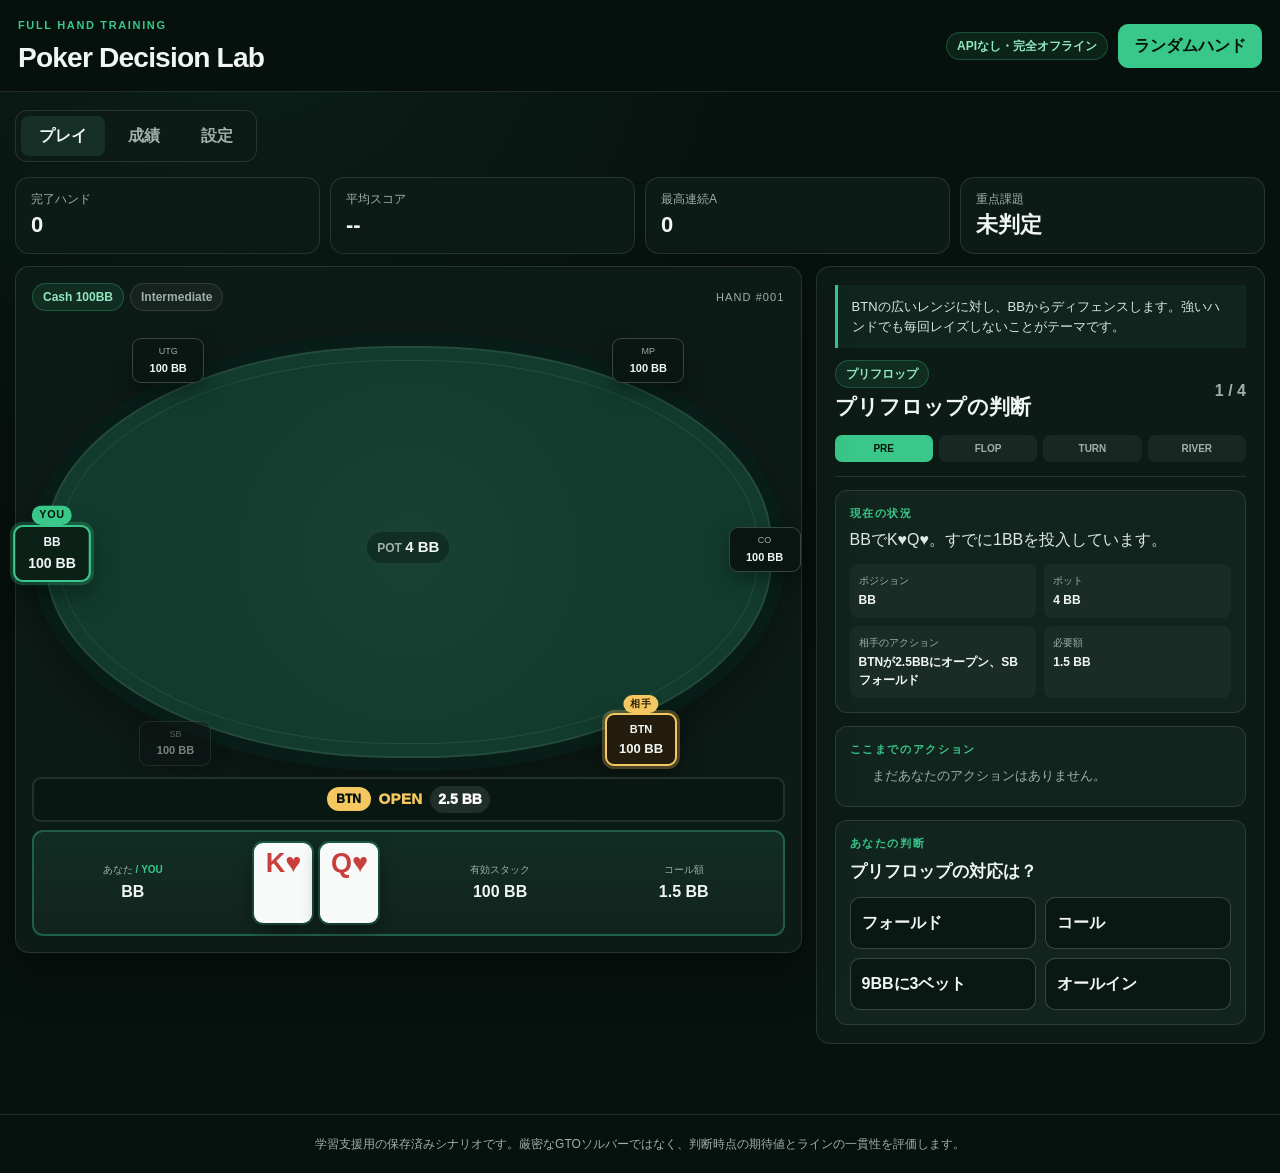
<file: poker-decision-lab/index.html>
<!doctype html>
<html lang="ja">
<head>
  <meta charset="utf-8">
  <meta name="viewport" content="width=device-width,initial-scale=1,viewport-fit=cover">
  <meta name="theme-color" content="#07110e">
  <meta name="apple-mobile-web-app-capable" content="yes">
  <meta name="apple-mobile-web-app-status-bar-style" content="black-translucent">
  <meta name="apple-mobile-web-app-title" content="Poker Lab">
  <meta name="format-detection" content="telephone=no">
  <link rel="manifest" href="manifest.webmanifest">
  <link rel="apple-touch-icon" href="icon.svg">
  <title>Poker Decision Lab</title>
  <link rel="stylesheet" href="sequence-app.css?v=15">
  <link rel="stylesheet" href="table-clarity.css?v=15">
  <link rel="stylesheet" href="player-actions-v10.css?v=15">
  <link rel="stylesheet" href="action-clarity-v13.css?v=15">
</head>
<body>
  <header class="topbar">
    <div class="brand">
      <span class="eyebrow">FULL HAND TRAINING</span>
      <h1>Poker Decision Lab</h1>
    </div>
    <div class="top-actions">
      <span class="offline-pill">APIなし・完全オフライン</span>
      <button id="newHandTop" class="button primary" type="button">ランダムハンド</button>
    </div>
  </header>

  <main class="app-shell">
    <nav class="tabs" aria-label="メインメニュー">
      <button class="tab active" data-tab="play" type="button">プレイ</button>
      <button class="tab" data-tab="dashboard" type="button">成績</button>
      <button class="tab" data-tab="settings" type="button">設定</button>
    </nav>

    <section id="play" class="tab-panel active">
      <div class="metric-grid" aria-label="学習状況">
        <article class="metric-card"><span>完了ハンド</span><strong id="totalHands">0</strong></article>
        <article class="metric-card"><span>平均スコア</span><strong id="averageScore">--</strong></article>
        <article class="metric-card"><span>最高連続A</span><strong id="bestStreak">0</strong></article>
        <article class="metric-card"><span>重点課題</span><strong id="topLeak">未判定</strong></article>
      </div>

      <div class="play-grid">
        <section class="table-panel" aria-label="現在のハンド状況">
          <div class="scenario-header">
            <div class="badges">
              <span id="gameBadge" class="badge">Cash 100BB</span>
              <span id="difficultyBadge" class="badge muted">Intermediate</span>
            </div>
            <span id="handNumber" class="hand-number">HAND #001</span>
          </div>

          <div class="poker-table">
            <div class="seat seat-utg"><span>UTG</span><b id="seatUTG">100 BB</b></div>
            <div class="seat seat-mp"><span>MP</span><b id="seatMP">100 BB</b></div>
            <div class="seat seat-co"><span>CO</span><b id="seatCO">100 BB</b></div>
            <div class="seat seat-btn"><span>BTN</span><b id="seatBTN">100 BB</b></div>
            <div class="seat seat-sb"><span>SB</span><b id="seatSB">100 BB</b></div>
            <div class="seat seat-bb"><span>BB</span><b id="seatBB">100 BB</b></div>

            <div class="table-center">
              <div class="pot-label">POT <strong id="potSize">1.5 BB</strong></div>
              <div id="boardCards" class="cards board-cards"></div>
              <div id="tableAction" class="table-action">プリフロップから開始します。</div>
            </div>
          </div>

          <div class="hero-strip">
            <div><span>あなた</span><strong id="heroPosition">BTN</strong></div>
            <div id="holeCards" class="cards hole-cards"></div>
            <div><span>有効スタック</span><strong id="effectiveStack">100 BB</strong></div>
            <div><span>コール額</span><strong id="toCall">0 BB</strong></div>
          </div>
        </section>

        <section class="decision-panel">
          <div id="handIntro" class="hand-intro"></div>

          <div class="progress-block">
            <div class="progress-head">
              <div>
                <span id="streetLabel" class="street-label">PREFLOP</span>
                <h2 id="decisionTitle">プリフロップの判断</h2>
              </div>
              <strong id="stepCounter">1 / 4</strong>
            </div>
            <div class="street-progress" aria-label="ハンド進行状況">
              <span data-street="preflop">PRE</span>
              <span data-street="flop">FLOP</span>
              <span data-street="turn">TURN</span>
              <span data-street="river">RIVER</span>
            </div>
          </div>

          <section class="situation-card">
            <div class="section-label">現在の状況</div>
            <p id="situationText"></p>
            <div class="fact-grid">
              <div><span>ポジション</span><strong id="factPosition">BTN</strong></div>
              <div><span>ポット</span><strong id="factPot">1.5 BB</strong></div>
              <div><span>相手のアクション</span><strong id="factVillain">—</strong></div>
              <div><span>必要額</span><strong id="factCall">0 BB</strong></div>
            </div>
          </section>

          <section class="history-card">
            <div class="section-label">ここまでのアクション</div>
            <ol id="actionHistory" class="action-history"></ol>
          </section>

          <section id="decisionArea" class="decision-area">
            <div class="section-label">あなたの判断</div>
            <h3 id="decisionPrompt"></h3>
            <div id="decisionButtons" class="decision-buttons"></div>
            <div id="selectionNotice" class="selection-notice hidden"></div>
          </section>

          <section id="finalReport" class="final-report hidden" aria-live="polite"></section>
        </section>
      </div>
    </section>

    <section id="dashboard" class="tab-panel">
      <div class="section-heading">
        <div><span class="eyebrow">PERFORMANCE</span><h2>一連の判断をストリート別に確認</h2></div>
        <button id="clearHistory" class="button danger" type="button">履歴をリセット</button>
      </div>
      <div class="dashboard-grid">
        <section class="panel-card"><h3>ストリート別スコア</h3><div id="streetScores"></div></section>
        <section class="panel-card"><h3>改善ポイント</h3><div id="insights"></div></section>
      </div>
      <section class="panel-card history-panel">
        <h3>最近のハンド</h3>
        <div class="table-scroll"><table><thead><tr><th>日時</th><th>ハンド</th><th>完了地点</th><th>総合</th><th>最大課題</th></tr></thead><tbody id="historyBody"></tbody></table></div>
      </section>
    </section>

    <section id="settings" class="tab-panel">
      <div class="section-heading"><div><span class="eyebrow">TRAINING SETTINGS</span><h2>出題条件</h2></div></div>
      <div class="settings-grid">
        <section class="panel-card">
          <h3>ゲーム形式</h3>
          <label class="check-row"><input id="cashEnabled" type="checkbox" checked><span>キャッシュゲーム</span></label>
          <label class="check-row"><input id="tournamentEnabled" type="checkbox" checked><span>トーナメント</span></label>
        </section>
        <section class="panel-card">
          <h3>難易度</h3>
          <label>出題レベル<select id="difficulty"><option value="all">すべて</option><option value="basic">Basic</option><option value="intermediate" selected>Intermediate中心</option><option value="advanced">Advanced</option></select></label>
        </section>
        <section class="panel-card">
          <h3>分析方式</h3>
          <p class="small">全シナリオと解説はアプリ内に保存されています。OpenAI APIや従量課金は使用しません。</p>
          <label class="check-row"><input id="adaptiveMode" type="checkbox" checked><span>弱いストリートを含むハンドを優先</span></label>
        </section>
        <section class="panel-card">
          <h3>進行方式</h3>
          <p class="small">自分のポジションはハンドごとにランダムです。プリフロップから全アクションを手動で選び、評価はハンド終了後にまとめて表示します。</p>
          <p class="small">更新番号：Random Manual Flow v15</p>
        </section>
      </div>
      <div class="save-row"><span id="saveMessage"></span><button id="saveSettings" class="button primary" type="button">設定を保存</button></div>
    </section>
  </main>

  <footer>学習支援用の保存済みシナリオです。厳密なGTOソルバーではなく、判断時点の期待値とラインの一貫性を評価します。</footer>
  <script src="sequence-utils.js?v=15"></script>
  <script src="sequence-hands-1.js?v=15"></script>
  <script src="sequence-hands-2.js?v=15"></script>
  <script src="sequence-hands-3.js?v=15"></script>
  <script src="hand-router-v15.js?v=15"></script>
  <script src="sequence-app-safe-v11.js?v=15"></script>
  <script src="player-actions-v10.js?v=15"></script>
  <script src="manual-flow-v15.js?v=15"></script>
</body>
</html>
</file>
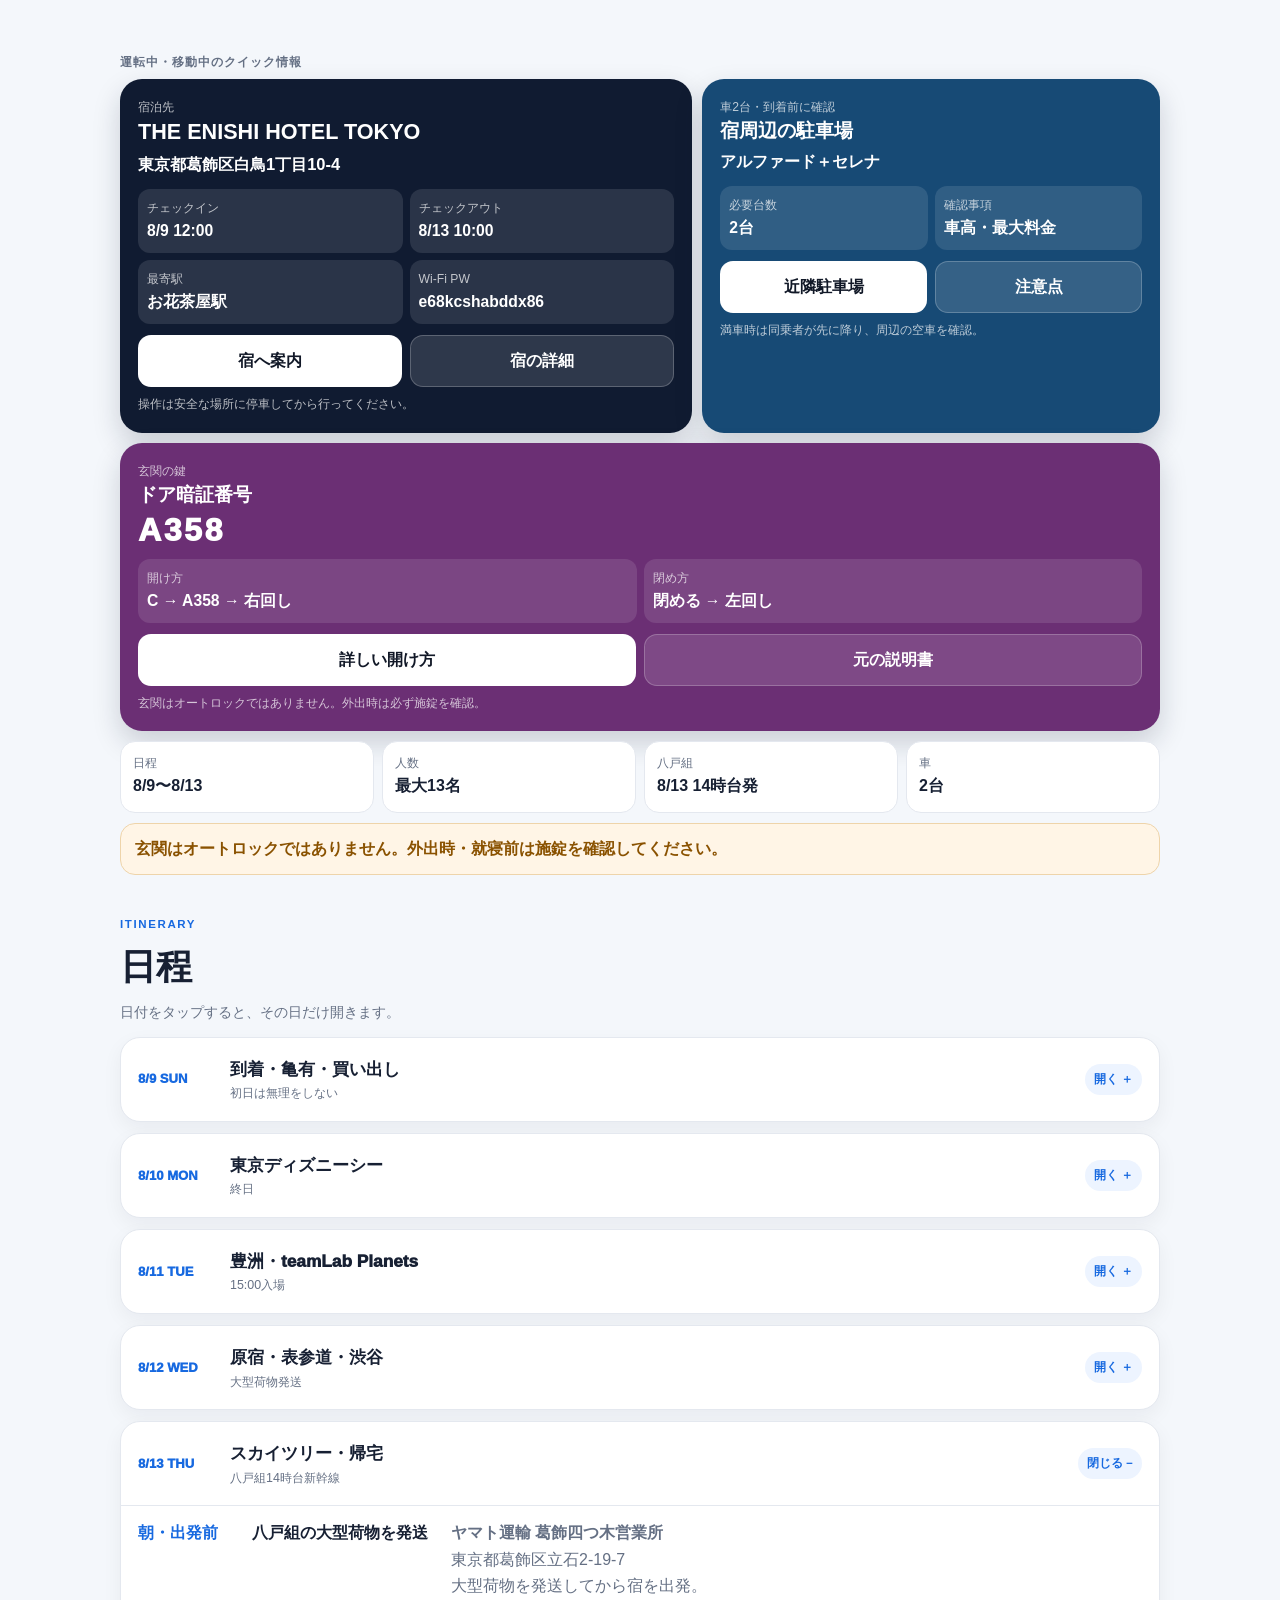
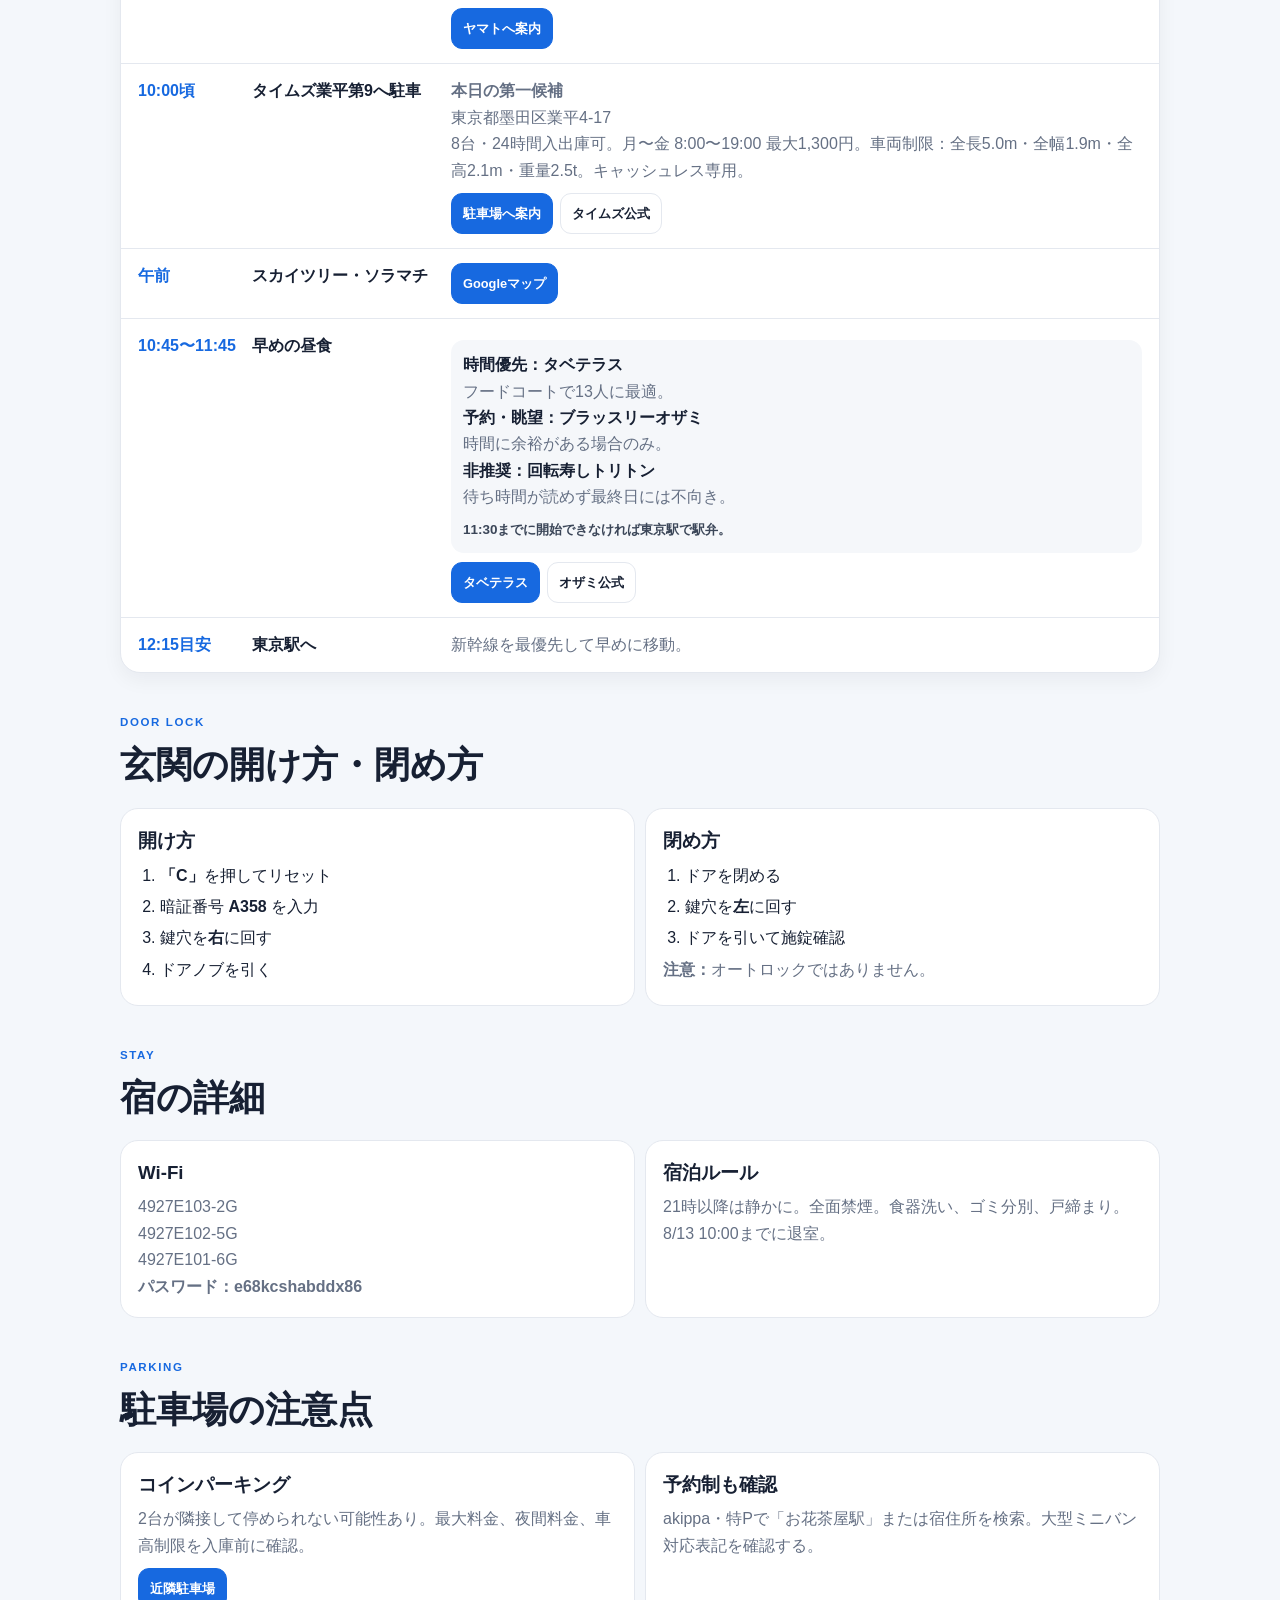
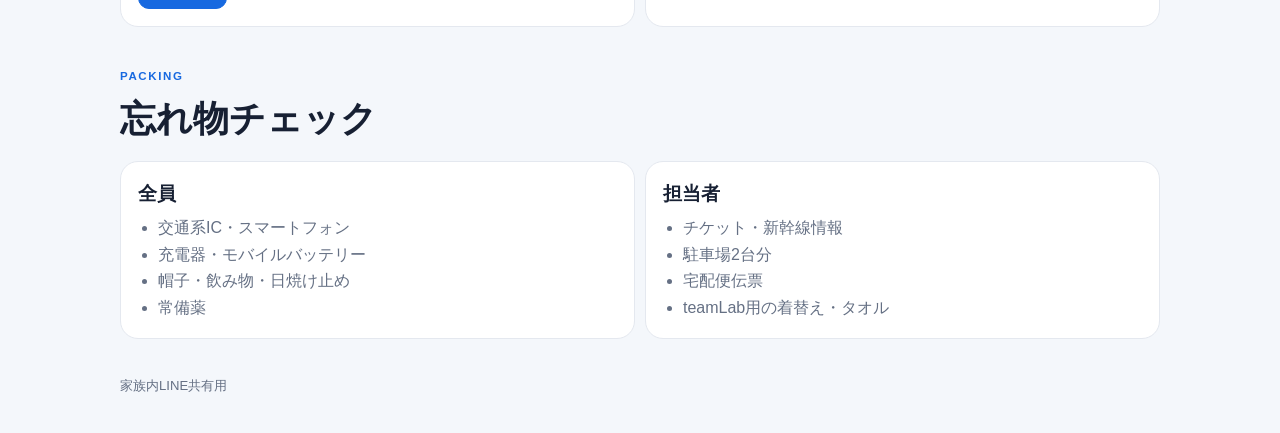
<file: tokyo-trip-2026/index.html>
<!doctype html><html lang="ja"><head><meta charset="utf-8"><meta name="robots" content="noindex,nofollow,noarchive"><meta name="viewport" content="width=device-width,initial-scale=1"><title>東京旅行 2026</title><style>:root{--ink:#172033;--muted:#657084;--line:#e4e8ef;--bg:#f4f7fb;--blue:#1769e0;--navy:#101b31;--parking:#174a75;--key:#6b2f74;--warn:#8a5200}*{box-sizing:border-box}html{scroll-behavior:smooth}body{margin:0;background:var(--bg);color:var(--ink);font-family:-apple-system,BlinkMacSystemFont,"Hiragino Sans","Yu Gothic UI","Yu Gothic",sans-serif;line-height:1.65}.wrap{width:min(1040px,calc(100% - 24px));margin:auto}.quick{padding:12px 0 0}.quick-label{margin:0 0 7px;font-size:.76rem;font-weight:900;color:var(--muted);letter-spacing:.08em}.quick-grid{display:grid;grid-template-columns:1.25fr 1fr;gap:10px}.qcard{padding:18px;border-radius:22px;color:#fff;background:var(--navy);box-shadow:0 12px 28px rgba(16,27,49,.18)}.qcard.parking{background:var(--parking)}.qcard.key{grid-column:1/-1;background:var(--key)}.qcard small{display:block;opacity:.72;font-size:.76rem}.qcard h1,.qcard h2{margin:2px 0 5px;line-height:1.25}.qcard h1{font-size:1.35rem}.qcard h2{font-size:1.2rem}.address{font-size:1.03rem;font-weight:850}.keycode{font-size:2rem;line-height:1.1;font-weight:950;letter-spacing:.08em;margin:6px 0 10px}.facts{display:grid;grid-template-columns:1fr 1fr;gap:7px;margin-top:11px}.fact{padding:9px;border-radius:12px;background:rgba(255,255,255,.11)}.fact b{display:block;font-size:.98rem}.qactions{display:grid;grid-template-columns:1fr 1fr;gap:8px;margin-top:11px}.qbtn{display:flex;align-items:center;justify-content:center;min-height:52px;padding:8px;border-radius:13px;text-decoration:none;background:#fff;color:#111827;font-weight:900}.qbtn.sub{background:rgba(255,255,255,.13);color:#fff;border:1px solid rgba(255,255,255,.22)}.safe{margin-top:8px;font-size:.74rem;opacity:.72}.summarybar{display:grid;grid-template-columns:repeat(4,1fr);gap:8px;margin:10px 0 0}.mini{padding:12px;border-radius:15px;background:#fff;border:1px solid var(--line)}.mini small{display:block;color:var(--muted);font-size:.72rem}.notice{margin:10px 0;padding:12px 14px;border:1px solid #eed4aa;border-radius:15px;background:#fff5e6;color:var(--warn);font-weight:800}section{margin-top:40px}.head{margin-bottom:13px}.kicker{font-size:.72rem;font-weight:900;color:var(--blue);letter-spacing:.14em}h2{margin:3px 0;font-size:clamp(1.45rem,4vw,2.25rem)}.note{margin:4px 0;color:var(--muted);font-size:.88rem}.day{display:block;margin-bottom:11px;border-radius:20px;background:#fff;border:1px solid var(--line);overflow:hidden;box-shadow:0 7px 20px rgba(17,24,39,.05)}.day>summary{display:grid;grid-template-columns:82px 1fr auto;gap:10px;align-items:center;padding:17px;cursor:pointer;list-style:none;-webkit-tap-highlight-color:transparent}.day>summary::-webkit-details-marker{display:none}.day>summary:after{content:'開く ＋';padding:6px 9px;border-radius:999px;background:#edf4ff;color:var(--blue);font-size:.72rem;font-weight:900;white-space:nowrap}.day[open]>summary:after{content:'閉じる −'}.date{font-size:.82rem;font-weight:950;color:var(--blue)}.title{font-weight:950;font-size:1.08rem}.subtext{font-size:.78rem;color:var(--muted)}.schedule{border-top:1px solid var(--line)}.row{display:grid;grid-template-columns:100px 185px 1fr;gap:14px;padding:14px 17px;border-top:1px solid var(--line)}.row:first-child{border-top:0}.time{font-weight:900;color:var(--blue)}.plan{font-weight:900}.point{color:var(--muted)}.food{margin-top:7px;padding:12px;border-radius:13px;background:#f5f7fa}.food b{color:var(--ink)}.judge{margin-top:8px;font-size:.84rem;font-weight:800;color:#3b4658}.actions{display:flex;flex-wrap:wrap;gap:7px;margin-top:9px}.btn{display:inline-flex;align-items:center;justify-content:center;padding:9px 11px;border-radius:11px;border:1px solid var(--line);background:#fff;color:var(--ink);text-decoration:none;font-size:.8rem;font-weight:900}.btn.primary{background:var(--blue);border-color:var(--blue);color:#fff}.cardgrid{display:grid;grid-template-columns:1fr 1fr;gap:10px}.card{padding:17px;border-radius:18px;background:#fff;border:1px solid var(--line)}.card h3{margin:0 0 5px}.card p{margin:0;color:var(--muted)}.steps{margin:6px 0 0;padding-left:22px}.steps li{margin:5px 0}.check{margin:0;padding-left:20px;color:var(--muted)}footer{padding:36px 0;color:var(--muted);font-size:.82rem}@media(max-width:760px){.quick-grid,.cardgrid{grid-template-columns:1fr}.summarybar{grid-template-columns:1fr 1fr}.qcard{padding:16px}.qcard.key{grid-column:auto}.qactions{grid-template-columns:1fr 1fr}.qbtn{min-height:55px}.day>summary{grid-template-columns:66px 1fr auto;padding:15px 13px}.subtext{display:none}.title{font-size:.98rem}.row{grid-template-columns:1fr;gap:3px;padding:13px}.btn{width:100%;min-height:45px}.food{font-size:.93rem}}</style></head><body><main class="wrap"><section class="quick"><p class="quick-label">運転中・移動中のクイック情報</p><div class="quick-grid"><article class="qcard"><small>宿泊先</small><h1>THE ENISHI HOTEL TOKYO</h1><div class="address">東京都葛飾区白鳥1丁目10-4</div><div class="facts"><div class="fact"><small>チェックイン</small><b>8/9 12:00</b></div><div class="fact"><small>チェックアウト</small><b>8/13 10:00</b></div><div class="fact"><small>最寄駅</small><b>お花茶屋駅</b></div><div class="fact"><small>Wi-Fi PW</small><b>e68kcshabddx86</b></div></div><div class="qactions"><a class="qbtn" href="https://www.google.com/maps/search/?api=1&amp;query=THE%20ENISHI%20HOTEL%20TOKYO" target="_blank" rel="noopener">宿へ案内</a><a class="qbtn sub" href="#stay">宿の詳細</a></div><div class="safe">操作は安全な場所に停車してから行ってください。</div></article><article class="qcard parking"><small>車2台・到着前に確認</small><h2>宿周辺の駐車場</h2><div class="address">アルファード＋セレナ</div><div class="facts"><div class="fact"><small>必要台数</small><b>2台</b></div><div class="fact"><small>確認事項</small><b>車高・最大料金</b></div></div><div class="qactions"><a class="qbtn" href="https://www.google.com/maps/search/?api=1&amp;query=%E9%A7%90%E8%BB%8A%E5%A0%B4%20%E6%9D%B1%E4%BA%AC%E9%83%BD%E8%91%9B%E9%A3%BE%E5%8C%BA%E7%99%BD%E9%B3%A51%E4%B8%81%E7%9B%AE10-4" target="_blank" rel="noopener">近隣駐車場</a><a class="qbtn sub" href="#parking">注意点</a></div><div class="safe">満車時は同乗者が先に降り、周辺の空車を確認。</div></article><article class="qcard key"><small>玄関の鍵</small><h2>ドア暗証番号</h2><div class="keycode">A358</div><div class="facts"><div class="fact"><small>開け方</small><b>C → A358 → 右回し</b></div><div class="fact"><small>閉め方</small><b>閉める → 左回し</b></div></div><div class="qactions"><a class="qbtn" href="#door">詳しい開け方</a><a class="qbtn sub" href="https://drive.google.com/file/d/1Qyxud4F_dJfHzKN3UMilRtZxV08z68wn/view" target="_blank" rel="noopener">元の説明書</a></div><div class="safe">玄関はオートロックではありません。外出時は必ず施錠を確認。</div></article></div><div class="summarybar"><div class="mini"><small>日程</small><b>8/9〜8/13</b></div><div class="mini"><small>人数</small><b>最大13名</b></div><div class="mini"><small>八戸組</small><b>8/13 14時台発</b></div><div class="mini"><small>車</small><b>2台</b></div></div><div class="notice">玄関はオートロックではありません。外出時・就寝前は施錠を確認してください。</div></section><section id="schedule"><div class="head"><div class="kicker">ITINERARY</div><h2>日程</h2><p class="note">日付をタップすると、その日だけ開きます。</p></div><details class="day"><summary><div class="date">8/9 SUN</div><div><div class="title">到着・亀有・買い出し</div><div class="subtext">初日は無理をしない</div></div></summary><div class="schedule"><div class="row"><div class="time">12:00頃</div><div class="plan">東京駅到着</div><div class="point">八戸組は宿へ移動。12:00から入室可能。</div></div><div class="row"><div class="time">昼食</div><div class="plan">亀有</div><div class="point"><div class="food"><b>全員の本命：アリオ亀有</b><br>13人でも好みを分けやすく、最も失敗が少ない。<br><br><b>グルメ少人数：つけ麺 道</b><br>有名店だが行列前提。2〜4人向け。<br><br><b>大人の穴場：吟八亭 やざ和</b><br>手打ちそば。静かに食べたい組向け。<br><br><b>軽食：吉田パン</b><br>亀有名物のコッペパン。翌朝用にも便利。<div class="judge">判断：全員はアリオ。希望者だけ名店へ分かれる。</div></div><div class="actions"><a class="btn primary" href="https://www.google.com/maps/search/?api=1&amp;query=%E3%82%A2%E3%83%AA%E3%82%AA%E4%BA%80%E6%9C%89" target="_blank" rel="noopener">アリオ亀有</a><a class="btn" href="https://www.google.com/maps/search/?api=1&amp;query=%E3%81%A4%E3%81%91%E9%BA%BA%20%E9%81%93%20%E4%BA%80%E6%9C%89" target="_blank" rel="noopener">つけ麺 道</a><a class="btn" href="https://www.google.com/maps/search/?api=1&amp;query=%E5%90%9F%E5%85%AB%E4%BA%AD%20%E3%82%84%E3%81%96%E5%92%8C" target="_blank" rel="noopener">やざ和</a><a class="btn" href="https://www.google.com/maps/search/?api=1&amp;query=%E5%90%89%E7%94%B0%E3%83%91%E3%83%B3%20%E4%BA%80%E6%9C%89" target="_blank" rel="noopener">吉田パン</a></div></div></div><div class="row"><div class="time">午後</div><div class="plan">亀有観光・買い出し</div><div class="point"><div class="actions"><a class="btn" href="https://www.google.com/maps/search/?api=1&amp;query=%E3%81%93%E3%81%A1%E4%BA%80%E9%8A%85%E5%83%8F%20%E4%BA%80%E6%9C%89" target="_blank" rel="noopener">こち亀スポット</a><a class="btn" href="https://www.google.com/maps/search/?api=1&amp;query=%E3%81%84%E3%81%AA%E3%81%92%E3%82%84%20%E3%81%8A%E8%8A%B1%E8%8C%B6%E5%B1%8B%E5%BA%97" target="_blank" rel="noopener">いなげや</a></div></div></div></div></details><details class="day"><summary><div class="date">8/10 MON</div><div><div class="title">東京ディズニーシー</div><div class="subtext">終日</div></div></summary><div class="schedule"><div class="row"><div class="time">終日</div><div class="plan">ディズニーシー</div><div class="point"><div class="actions"><a class="btn primary" href="https://www.tokyodisneyresort.jp/tds/" target="_blank" rel="noopener">公式サイト</a></div></div></div><div class="row"><div class="time">昼食</div><div class="plan">早昼か遅昼</div><div class="point"><div class="food"><b>本命：カスバ・フードコート</b><br>席数が比較的多く、カレーで好みを合わせやすい。<br><b>代替：ユカタン／ポルトフィーノ</b><br>入園後すぐモバイルオーダーを確認。<div class="judge">判断：10:30〜11:00または14:00以降へずらす。</div></div><div class="actions"><a class="btn" href="https://www.tokyodisneyresort.jp/tds/restaurant.html" target="_blank" rel="noopener">レストラン一覧</a></div></div></div></div></details><details class="day"><summary><div class="date">8/11 TUE</div><div><div class="title">豊洲・teamLab Planets</div><div class="subtext">15:00入場</div></div></summary><div class="schedule"><div class="row"><div class="time">9:00〜10:30</div><div class="plan">宿で休養</div><div class="point">ディズニー翌日のためゆっくり。</div></div><div class="row"><div class="time">11:45〜12:45</div><div class="plan">がすてなーに</div><div class="point"><a class="btn" href="https://www.gas-kagakukan.com/" target="_blank" rel="noopener">公式サイト</a></div></div><div class="row"><div class="time">13:00〜14:10</div><div class="plan">ららぽーと豊洲で昼食</div><div class="point"><div class="food"><b>全員の本命：マリーナキッチン</b><br>フードコートで13人に対応しやすい。<br><b>予約候補：100本のスプーン</b><br>子どもと大人の両方に強い。<br><b>穴場：やきとり宮川</b><br>大人の少人数別行動向け。<div class="judge">判断：時間優先ならマリーナキッチン。</div></div><div class="actions"><a class="btn primary" href="https://www.google.com/maps/search/?api=1&amp;query=%E3%83%9E%E3%83%AA%E3%83%BC%E3%83%8A%E3%82%AD%E3%83%83%E3%83%81%E3%83%B3%20%E3%82%89%E3%82%89%E3%81%BD%E3%83%BC%E3%81%A8%E8%B1%8A%E6%B4%B2" target="_blank" rel="noopener">マリーナキッチン</a><a class="btn" href="https://www.google.com/maps/search/?api=1&amp;query=100%E6%9C%AC%E3%81%AE%E3%82%B9%E3%83%97%E3%83%BC%E3%83%B3%20TOYOSU" target="_blank" rel="noopener">100本のスプーン</a></div></div></div><div class="row"><div class="time">15:00〜17:00</div><div class="plan">teamLab Planets</div><div class="point">着替えと小型タオルを用意。<div class="actions"><a class="btn primary" href="https://teamlabplanets.dmm.com/" target="_blank" rel="noopener">公式サイト</a></div></div></div><div class="row"><div class="time">移動</div><div class="plan">車2台・ららぽーと豊洲</div><div class="point">アルファード＋セレナの2台で移動。駐車はアーバンドック ららぽーと豊洲駐車場を利用。駐車後、teamLab Planetsまで徒歩で移動。帰りは夕方に葛飾へ戻る。</div></div><div class="row"><div class="time">17:15〜18:30</div><div class="plan">豊洲 千客万来</div><div class="point"><a class="btn" href="https://www.toyosu-senkyakubanrai.jp/" target="_blank" rel="noopener">公式サイト</a></div></div></div></details><details class="day"><summary><div class="date">8/12 WED</div><div><div class="title">原宿・表参道・渋谷</div><div class="subtext">大型荷物発送</div></div></summary><div class="schedule"><div class="row"><div class="time">9:30〜10:30</div><div class="plan">東京都庁 展望室</div><div class="point">無料の展望室を見学。悪天候などで休室の場合は原宿へ直行。<div class="actions"><a class="btn primary" href="https://www.zaimu.metro.tokyo.lg.jp/tochousha/goannai/tenbou" target="_blank" rel="noopener">都庁展望室 公式</a><a class="btn" href="https://www.google.com/maps/search/?api=1&amp;query=%E6%9D%B1%E4%BA%AC%E9%83%BD%E5%BA%81" target="_blank" rel="noopener">Googleマップ</a></div></div></div><div class="row"><div class="time">11:30〜</div><div class="plan">原宿 → 表参道 → 渋谷</div><div class="point">竹下通り、表参道、渋谷を一方向で移動。</div></div><div class="row"><div class="time">昼食</div><div class="plan">少人数に分かれる</div><div class="point"><div class="food"><b>家族向け：FAMiRES（ハラカド）</b><br>原宿らしさと子連れ対応のバランスがよい。<br><b>定番：bills 表参道</b><br>予約できる希望者向け。<br><b>穴場：カリーアップ</b><br>人混みを外した少人数向け。<br><b>集合しやすい：MIYASHITA PARK</b><div class="judge">判断：2〜3組に分かれ、渋谷で再集合。</div></div><div class="actions"><a class="btn primary" href="https://www.google.com/maps/search/?api=1&amp;query=FAMiRES%20%E3%83%8F%E3%83%A9%E3%82%AB%E3%83%89" target="_blank" rel="noopener">FAMiRES</a><a class="btn" href="https://www.google.com/maps/search/?api=1&amp;query=%E3%82%AB%E3%83%AA%E3%83%BC%E3%82%A2%E3%83%83%E3%83%97%20%E5%8E%9F%E5%AE%BF" target="_blank" rel="noopener">カリーアップ</a><a class="btn" href="https://www.google.com/maps/search/?api=1&amp;query=MIYASHITA%20PARK" target="_blank" rel="noopener">MIYASHITA PARK</a></div></div></div></div></details><details class="day" open><summary><div class="date">8/13 THU</div><div><div class="title">スカイツリー・帰宅</div><div class="subtext">八戸組14時台新幹線</div></div></summary><div class="schedule"><div class="row"><div class="time">朝・出発前</div><div class="plan">八戸組の大型荷物を発送</div><div class="point"><b>ヤマト運輸 葛飾四つ木営業所</b><br>東京都葛飾区立石2-19-7<br>大型荷物を発送してから宿を出発。<div class="actions"><a class="btn primary" href="https://www.google.com/maps/search/?api=1&amp;query=%E3%83%A4%E3%83%9E%E3%83%88%E9%81%8B%E8%BC%B8%20%E8%91%9B%E9%A3%BE%E5%9B%9B%E3%81%A4%E6%9C%A8%E5%96%B6%E6%A5%AD%E6%89%80" target="_blank" rel="noopener">ヤマトへ案内</a></div></div></div><div class="row"><div class="time">10:00頃</div><div class="plan">タイムズ業平第9へ駐車</div><div class="point"><b>本日の第一候補</b><br>東京都墨田区業平4-17<br>8台・24時間入出庫可。月〜金 8:00〜19:00 最大1,300円。車両制限：全長5.0m・全幅1.9m・全高2.1m・重量2.5t。キャッシュレス専用。<div class="actions"><a class="btn primary" href="https://www.google.com/maps/search/?api=1&amp;query=%E3%82%BF%E3%82%A4%E3%83%A0%E3%82%BA%E6%A5%AD%E5%B9%B3%E7%AC%AC9" target="_blank" rel="noopener">駐車場へ案内</a><a class="btn" href="https://times-info.net/P13-tokyo/C107/park-detail-BUK0082112/" target="_blank" rel="noopener">タイムズ公式</a></div></div></div><div class="row"><div class="time">午前</div><div class="plan">スカイツリー・ソラマチ</div><div class="point"><a class="btn primary" href="https://www.google.com/maps/search/?api=1&amp;query=%E6%9D%B1%E4%BA%AC%E3%82%B9%E3%82%AB%E3%82%A4%E3%83%84%E3%83%AA%E3%83%BC" target="_blank" rel="noopener">Googleマップ</a></div></div><div class="row"><div class="time">10:45〜11:45</div><div class="plan">早めの昼食</div><div class="point"><div class="food"><b>時間優先：タベテラス</b><br>フードコートで13人に最適。<br><b>予約・眺望：ブラッスリーオザミ</b><br>時間に余裕がある場合のみ。<br><b>非推奨：回転寿しトリトン</b><br>待ち時間が読めず最終日には不向き。<div class="judge">11:30までに開始できなければ東京駅で駅弁。</div></div><div class="actions"><a class="btn primary" href="https://www.google.com/maps/search/?api=1&amp;query=%E3%82%BD%E3%83%A9%E3%83%9E%E3%83%81%20%E3%82%BF%E3%83%99%E3%83%86%E3%83%A9%E3%82%B9" target="_blank" rel="noopener">タベテラス</a><a class="btn" href="https://www.tokyo-solamachi.jp/shop/318/" target="_blank" rel="noopener">オザミ公式</a></div></div></div><div class="row"><div class="time">12:15目安</div><div class="plan">東京駅へ</div><div class="point">新幹線を最優先して早めに移動。</div></div></div></details></section><section id="door"><div class="head"><div class="kicker">DOOR LOCK</div><h2>玄関の開け方・閉め方</h2></div><div class="cardgrid"><article class="card"><h3>開け方</h3><ol class="steps"><li><b>「C」</b>を押してリセット</li><li>暗証番号 <b>A358</b> を入力</li><li>鍵穴を<b>右</b>に回す</li><li>ドアノブを引く</li></ol></article><article class="card"><h3>閉め方</h3><ol class="steps"><li>ドアを閉める</li><li>鍵穴を<b>左</b>に回す</li><li>ドアを引いて施錠確認</li></ol><p><b>注意：</b>オートロックではありません。</p></article></div></section><section id="stay"><div class="head"><div class="kicker">STAY</div><h2>宿の詳細</h2></div><div class="cardgrid"><article class="card"><h3>Wi-Fi</h3><p>4927E103-2G<br>4927E102-5G<br>4927E101-6G<br><b>パスワード：e68kcshabddx86</b></p></article><article class="card"><h3>宿泊ルール</h3><p>21時以降は静かに。全面禁煙。食器洗い、ゴミ分別、戸締まり。8/13 10:00までに退室。</p></article></div></section><section id="parking"><div class="head"><div class="kicker">PARKING</div><h2>駐車場の注意点</h2></div><div class="cardgrid"><article class="card"><h3>コインパーキング</h3><p>2台が隣接して停められない可能性あり。最大料金、夜間料金、車高制限を入庫前に確認。</p><div class="actions"><a class="btn primary" href="https://www.google.com/maps/search/?api=1&amp;query=%E9%A7%90%E8%BB%8A%E5%A0%B4%20%E6%9D%B1%E4%BA%AC%E9%83%BD%E8%91%9B%E9%A3%BE%E5%8C%BA%E7%99%BD%E9%B3%A51%E4%B8%81%E7%9B%AE10-4" target="_blank" rel="noopener">近隣駐車場</a></div></article><article class="card"><h3>予約制も確認</h3><p>akippa・特Pで「お花茶屋駅」または宿住所を検索。大型ミニバン対応表記を確認する。</p></article></div></section><section><div class="head"><div class="kicker">PACKING</div><h2>忘れ物チェック</h2></div><div class="cardgrid"><article class="card"><h3>全員</h3><ul class="check"><li>交通系IC・スマートフォン</li><li>充電器・モバイルバッテリー</li><li>帽子・飲み物・日焼け止め</li><li>常備薬</li></ul></article><article class="card"><h3>担当者</h3><ul class="check"><li>チケット・新幹線情報</li><li>駐車場2台分</li><li>宅配便伝票</li><li>teamLab用の着替え・タオル</li></ul></article></div></section><footer>家族内LINE共有用</footer></main></body></html>
</file>
<file: poker-decision-lab/sequence-app.css>
:root{--bg:#07110e;--panel:#0d1b17;--panel2:#12241e;--panel3:#173027;--line:rgba(255,255,255,.11);--line2:rgba(255,255,255,.2);--text:#f1f6f3;--muted:#9eb1a8;--accent:#39c88a;--danger:#ff746b;--warn:#f4c760;--table:#123b2d;--edge:#081d17;--shadow:0 18px 50px rgba(0,0,0,.3);--header-h:74px}*{box-sizing:border-box}html{color-scheme:dark}body{margin:0;min-width:320px;min-height:100dvh;background:radial-gradient(circle at 20% 0,rgba(57,200,138,.08),transparent 34rem),var(--bg);color:var(--text);font-family:Arial,"Hiragino Kaku Gothic ProN","Yu Gothic",sans-serif;line-height:1.5;-webkit-tap-highlight-color:transparent}button,input,select{font:inherit}button{cursor:pointer;touch-action:manipulation}.topbar{position:sticky;top:0;z-index:60;min-height:var(--header-h);display:flex;align-items:center;justify-content:space-between;gap:16px;padding:12px max(18px,calc((100vw - 1440px)/2));border-bottom:1px solid var(--line);background:rgba(7,17,14,.96);backdrop-filter:blur(16px)}h1,h2,h3,p{margin-top:0}.brand h1{margin:1px 0 0;font-size:clamp(20px,2.2vw,30px);letter-spacing:-.03em}.eyebrow,.section-label{color:var(--accent);font-size:11px;font-weight:800;letter-spacing:.15em;text-transform:uppercase}.top-actions{display:flex;align-items:center;gap:10px}.offline-pill,.badge,.street-label{display:inline-flex;align-items:center;min-height:28px;padding:4px 10px;border:1px solid rgba(57,200,138,.28);border-radius:999px;background:rgba(57,200,138,.1);color:#91e7bf;font-size:12px;font-weight:800}.badge.muted{border-color:var(--line);background:rgba(255,255,255,.04);color:var(--muted)}.button{min-height:44px;padding:9px 15px;border:1px solid var(--line2);border-radius:10px;background:var(--panel2);color:var(--text);font-weight:800}.button.primary{border-color:var(--accent);background:var(--accent);color:#04140d}.button.danger{border-color:rgba(255,116,107,.4);background:rgba(255,116,107,.08);color:#ffc1bd}.app-shell{width:min(1440px,calc(100% - 30px));margin:18px auto 70px}.tabs{display:flex;gap:5px;width:max-content;margin-bottom:15px;padding:5px;border:1px solid var(--line);border-radius:12px;background:var(--panel)}.tab{min-height:40px;padding:8px 18px;border:0;border-radius:8px;background:transparent;color:var(--muted);font-weight:800}.tab.active{background:var(--panel3);color:var(--text)}.tab-panel{display:none}.tab-panel.active{display:block}.metric-grid{display:grid;grid-template-columns:repeat(4,minmax(0,1fr));gap:10px;margin-bottom:12px}.metric-card,.table-panel,.decision-panel,.panel-card{border:1px solid var(--line);border-radius:14px;background:var(--panel)}.metric-card{padding:12px 15px}.metric-card span{display:block;color:var(--muted);font-size:12px}.metric-card strong{font-size:22px}.play-grid{display:grid;grid-template-columns:minmax(0,1.4fr) minmax(380px,.8fr);gap:14px;align-items:start}.table-panel{position:sticky;top:calc(var(--header-h) + 10px);z-index:20;padding:16px;box-shadow:var(--shadow)}.decision-panel{padding:18px}.scenario-header,.progress-head,.section-heading,.save-row{display:flex;align-items:center;justify-content:space-between;gap:12px}.badges{display:flex;flex-wrap:wrap;gap:6px}.hand-number{color:var(--muted);font-size:11px;letter-spacing:.1em}.poker-table{position:relative;width:min(100%,860px);aspect-ratio:1.72;margin:22px auto 16px;border:13px solid var(--edge);border-radius:48%;background:radial-gradient(circle,rgba(255,255,255,.03),transparent 55%),var(--table);box-shadow:inset 0 0 0 2px rgba(255,255,255,.08),var(--shadow)}.poker-table:after{content:"";position:absolute;inset:14px;border:1px solid rgba(255,255,255,.08);border-radius:48%;pointer-events:none}.seat{position:absolute;z-index:2;display:grid;gap:1px;min-width:72px;padding:6px 9px;border:1px solid var(--line2);border-radius:9px;background:#091612;text-align:center;box-shadow:0 8px 20px rgba(0,0,0,.32)}.seat span{color:var(--muted);font-size:9px}.seat b{font-size:11px}.seat.hero{border-color:var(--accent);box-shadow:0 0 0 2px rgba(57,200,138,.18)}.seat.villain{border-color:var(--warn)}.seat-utg{left:12%;top:-2%}.seat-mp{right:12%;top:-2%}.seat-co{right:-4%;top:44%}.seat-btn{right:13%;bottom:-2%}.seat-sb{left:13%;bottom:-2%}.seat-bb{left:-4%;top:44%}.table-center{position:absolute;inset:24% 15%;display:flex;flex-direction:column;align-items:center;justify-content:center;gap:10px;text-align:center}.pot-label{color:var(--muted);font-size:12px}.pot-label strong{color:var(--text)}.cards{display:flex;align-items:center;justify-content:center;gap:6px}.card-face{display:grid;place-items:center;width:clamp(35px,5vw,54px);aspect-ratio:.72;border-radius:7px;background:#f7faf8;color:#101c17;font-weight:900;font-size:clamp(16px,2.3vw,24px);box-shadow:0 6px 15px rgba(0,0,0,.28)}.card-face.red{color:#c8403b}.card-face.placeholder{background:rgba(255,255,255,.08);color:rgba(255,255,255,.15);box-shadow:none}.table-action{max-width:460px;color:#d7e5de;font-size:12px}.hero-strip{display:grid;grid-template-columns:repeat(4,minmax(0,1fr));gap:8px;align-items:center;padding:11px;border:1px solid var(--line);border-radius:11px;background:var(--panel2);text-align:center}.hero-strip span{display:block;color:var(--muted);font-size:10px}.hero-strip strong{display:block;margin-top:3px}.hole-cards .card-face{width:43px}.hand-intro{margin-bottom:12px;padding:12px 14px;border-left:3px solid var(--accent);background:rgba(57,200,138,.06);color:#d9e7df;font-size:13px}.progress-block{padding-bottom:14px;border-bottom:1px solid var(--line)}.progress-head h2{margin:3px 0 0;font-size:21px}.progress-head>strong{color:var(--muted)}.street-progress{display:grid;grid-template-columns:repeat(4,1fr);gap:6px;margin-top:12px}.street-progress span{padding:6px;border-radius:7px;background:rgba(255,255,255,.05);color:var(--muted);font-size:10px;font-weight:800;text-align:center}.street-progress span.current{background:var(--accent);color:#04140d}.street-progress span.done{background:rgba(57,200,138,.15);color:#9ae9c3}.situation-card,.history-card,.decision-area{margin-top:13px;padding:14px;border:1px solid var(--line);border-radius:12px;background:var(--panel2)}.situation-card p{margin:7px 0 12px;color:#dce8e2}.fact-grid{display:grid;grid-template-columns:repeat(2,minmax(0,1fr));gap:8px}.fact-grid div{padding:9px;border-radius:8px;background:rgba(255,255,255,.035)}.fact-grid span{display:block;color:var(--muted);font-size:10px}.fact-grid strong{display:block;margin-top:3px;font-size:12px}.action-history{margin:8px 0 0;padding-left:22px}.action-history li{margin:7px 0;color:#d6e3dc;font-size:13px}.action-history li::marker{color:var(--accent);font-weight:800}.empty-history{list-style:none;color:var(--muted)!important}.decision-area h3{margin:7px 0 13px;font-size:17px}.decision-buttons{display:grid;grid-template-columns:repeat(2,minmax(0,1fr));gap:9px}.action-button{min-height:52px;padding:11px;border:1px solid var(--line2);border-radius:10px;background:#0a1813;color:var(--text);font-weight:800;text-align:left}.action-button:active{transform:scale(.99)}.action-button.selected{border-color:var(--accent);background:rgba(57,200,138,.1)}.selection-notice{margin-top:12px;padding:12px;border:1px solid rgba(57,200,138,.25);border-radius:10px;background:rgba(57,200,138,.06)}.selection-notice p{margin:0 0 10px;color:#d9e7df;font-size:13px}.hidden{display:none!important}.final-report{margin-top:14px}.score-hero{display:grid;grid-template-columns:auto 1fr;gap:14px;align-items:center;padding:16px;border:1px solid rgba(57,200,138,.3);border-radius:13px;background:rgba(57,200,138,.07)}.grade{display:grid;place-items:center;width:66px;height:66px;border-radius:16px;background:var(--accent);color:#04140d;font-size:32px;font-weight:900}.grade.b{background:var(--warn);color:#2b2104}.grade.c,.grade.d{background:var(--danger);color:#2b0605}.score-hero h2{margin:0}.score-hero p{margin:3px 0 0;color:var(--muted)}.summary-grid{display:grid;grid-template-columns:repeat(2,minmax(0,1fr));gap:10px;margin-top:12px}.summary-card,.street-review{padding:13px;border:1px solid var(--line);border-radius:11px;background:var(--panel2)}.summary-card span{display:block;color:var(--muted);font-size:11px}.summary-card strong{display:block;margin-top:4px}.street-review{margin-top:10px}.street-review-head{display:flex;align-items:center;justify-content:space-between;gap:10px}.street-review h3{margin:0;font-size:15px}.street-score{font-weight:900}.street-review p{margin:8px 0 0;color:#cedbd4;font-size:13px}.street-review .recommend{color:#9ae9c3}.report-actions{display:flex;gap:9px;margin-top:14px}.section-heading{margin:10px 2px 16px}.section-heading h2{margin:3px 0 0}.dashboard-grid,.settings-grid{display:grid;grid-template-columns:repeat(2,minmax(0,1fr));gap:12px}.panel-card{padding:17px}.panel-card h3{margin-bottom:12px}.street-score-row{margin-bottom:13px}.street-score-row-head{display:flex;justify-content:space-between;margin-bottom:5px}.progress-track{height:9px;border-radius:99px;background:rgba(255,255,255,.08);overflow:hidden}.progress-fill{height:100%;background:var(--accent)}.insight{margin-bottom:9px;padding:11px;border:1px solid var(--line);border-radius:9px;background:var(--panel2)}.insight strong{display:block}.insight p{margin:3px 0 0;color:var(--muted);font-size:13px}.history-panel{margin-top:12px}.table-scroll{overflow-x:auto}table{width:100%;min-width:680px;border-collapse:collapse}th,td{padding:10px;border-bottom:1px solid var(--line);text-align:left;font-size:13px}th{color:var(--muted);font-size:11px}.check-row{display:flex;align-items:center;gap:9px;margin:10px 0}.check-row input{width:auto;accent-color:var(--accent)}label{display:grid;gap:6px;color:var(--muted);font-size:12px;font-weight:700}select{min-height:45px;padding:9px;border:1px solid var(--line2);border-radius:9px;background:#091612;color:var(--text);font-size:16px}.small{color:var(--muted);font-size:12px}.save-row{justify-content:flex-end;margin-top:14px}#saveMessage{color:var(--accent);font-size:13px}footer{padding:20px;border-top:1px solid var(--line);color:var(--muted);text-align:center;font-size:12px}
@media(max-width:1050px){.play-grid{grid-template-columns:1fr}.table-panel{top:calc(var(--header-h) + 6px)}.decision-panel{margin-top:0}.metric-grid{grid-template-columns:repeat(2,minmax(0,1fr))}}
@media(max-width:720px){:root{--header-h:58px}.topbar{min-height:var(--header-h);padding:calc(8px + env(safe-area-inset-top)) max(10px,env(safe-area-inset-right)) 8px max(10px,env(safe-area-inset-left));align-items:center}.brand .eyebrow,.offline-pill{display:none}.brand h1{font-size:18px}.top-actions .button{min-height:40px;padding:7px 10px;font-size:12px}.app-shell{width:100%;margin:0 0 calc(82px + env(safe-area-inset-bottom))}.tabs{position:fixed;z-index:80;left:max(10px,env(safe-area-inset-left));right:max(10px,env(safe-area-inset-right));bottom:max(8px,env(safe-area-inset-bottom));width:auto;margin:0;box-shadow:0 15px 45px rgba(0,0,0,.5);backdrop-filter:blur(16px)}.tab{flex:1;min-height:46px;padding-inline:8px}.metric-grid{display:none}.play-grid{display:block}.table-panel{top:var(--header-h);z-index:50;padding:7px 9px;border-left:0;border-right:0;border-radius:0 0 12px 12px;background:rgba(13,27,23,.98);backdrop-filter:blur(14px)}.scenario-header{min-height:22px}.badge{min-height:21px;padding:2px 6px;font-size:9px}.hand-number{font-size:9px}.poker-table{width:calc(100% - 28px);max-height:205px;aspect-ratio:1.55;margin:10px auto 9px;border-width:7px}.seat{min-width:48px;padding:3px 4px;border-radius:6px}.seat span{font-size:7px}.seat b{font-size:8px}.seat-co{right:-7%}.seat-bb{left:-7%}.table-center{inset:18% 11%;gap:5px}.pot-label,.table-action{font-size:9px}.card-face{width:28px;border-radius:5px;font-size:14px}.hole-cards .card-face{width:34px}.hero-strip{grid-template-columns:repeat(4,minmax(0,1fr));gap:4px;padding:6px}.hero-strip span{font-size:8px}.hero-strip strong{font-size:10px}.decision-panel{padding:12px;border:0;border-radius:0;background:transparent}.hand-intro{margin-bottom:9px}.progress-head h2{font-size:18px}.situation-card,.history-card,.decision-area{margin-top:10px;padding:12px}.decision-buttons{grid-template-columns:1fr}.action-button{min-height:50px}.dashboard-grid,.settings-grid,.summary-grid{grid-template-columns:1fr}.section-heading{padding:0 12px}.panel-card{border-radius:0;border-left:0;border-right:0}.save-row{padding:0 12px}.report-actions{flex-direction:column}.report-actions .button{width:100%}}
@media(max-height:700px) and (max-width:720px){.poker-table{max-height:165px;width:calc(100% - 64px)}.table-action{display:none}.hero-strip{padding:4px}.table-panel{padding-top:5px;padding-bottom:5px}}
</file>
<file: poker-decision-lab/table-clarity.css>
/* Poker Decision Lab v9: make cards, player roles, actions and bet amounts readable on the table. */
.poker-table {
  overflow: visible;
}

.seat {
  overflow: visible;
  transition: border-color .18s ease, box-shadow .18s ease, transform .18s ease;
}

.seat.hero {
  border: 2px solid var(--accent);
  background: #0b2118;
  box-shadow: 0 0 0 3px rgba(57,200,138,.25), 0 10px 24px rgba(0,0,0,.4);
  transform: scale(1.08);
}

.seat.villain {
  border: 2px solid var(--warn);
  background: #241d0d;
  box-shadow: 0 0 0 3px rgba(244,199,96,.18), 0 10px 24px rgba(0,0,0,.4);
}

.seat.hero::before,
.seat.villain::before {
  position: absolute;
  z-index: 5;
  left: 50%;
  top: -20px;
  transform: translateX(-50%);
  min-width: max-content;
  padding: 2px 7px;
  border-radius: 999px;
  font-size: 10px;
  font-weight: 900;
  letter-spacing: .06em;
  line-height: 1.35;
}

.seat.hero::before {
  content: "YOU";
  background: var(--accent);
  color: #03140c;
}

.seat.villain::before {
  content: "相手";
  background: var(--warn);
  color: #2b2104;
}

.seat.hero > span:first-child,
.seat.villain > span:first-child {
  color: var(--text);
  font-size: 11px;
  font-weight: 900;
}

.seat.hero > b,
.seat.villain > b {
  font-size: 13px;
}

.seat-action-bubble {
  position: absolute;
  z-index: 12;
  display: none;
  min-width: 112px;
  max-width: 180px;
  padding: 7px 9px;
  border: 1px solid var(--line2);
  border-radius: 9px;
  background: rgba(5,14,11,.97);
  color: var(--text);
  box-shadow: 0 9px 24px rgba(0,0,0,.48);
  text-align: center;
  pointer-events: none;
}

.seat-action-bubble.visible {
  display: block;
  animation: table-action-pop .18s ease-out;
}

.seat-action-bubble .action-name {
  display: block;
  color: var(--warn);
  font-size: 13px;
  font-weight: 900;
  letter-spacing: .04em;
  line-height: 1.15;
}

.seat.hero .seat-action-bubble .action-name {
  color: var(--accent);
}

.seat-action-bubble .action-amount {
  display: block;
  margin-top: 2px;
  color: #fff;
  font-size: 15px;
  font-weight: 900;
  line-height: 1.15;
}

.seat-action-bubble .action-detail {
  display: block;
  margin-top: 2px;
  color: var(--muted);
  font-size: 9px;
  line-height: 1.2;
}

.seat-utg .seat-action-bubble,
.seat-mp .seat-action-bubble {
  top: calc(100% + 8px);
  left: 50%;
  transform: translateX(-50%);
}

.seat-btn .seat-action-bubble,
.seat-sb .seat-action-bubble {
  bottom: calc(100% + 8px);
  left: 50%;
  transform: translateX(-50%);
}

.seat-co .seat-action-bubble {
  top: 50%;
  right: calc(100% + 8px);
  transform: translateY(-50%);
}

.seat-bb .seat-action-bubble {
  top: 50%;
  left: calc(100% + 8px);
  transform: translateY(-50%);
}

.table-center {
  z-index: 3;
}

.table-action {
  min-width: min(100%, 300px);
  padding: 5px 9px;
  border: 1px solid rgba(244,199,96,.3);
  border-radius: 8px;
  background: rgba(4,13,10,.82);
  color: #fff;
  font-size: 12px;
  font-weight: 800;
  line-height: 1.25;
}

.pot-label {
  padding: 4px 10px;
  border-radius: 999px;
  background: rgba(0,0,0,.28);
  font-weight: 800;
}

.pot-label strong {
  font-size: 15px;
}

.hero-strip {
  border: 2px solid rgba(57,200,138,.35);
  background: linear-gradient(180deg, rgba(57,200,138,.11), var(--panel2));
}

.hero-strip > div:first-child span::after {
  content: " / YOU";
  color: var(--accent);
  font-weight: 900;
}

.hole-cards {
  gap: 8px;
}

.hole-cards .card-face {
  width: 58px;
  border-radius: 9px;
  font-size: 27px;
  box-shadow: 0 7px 18px rgba(0,0,0,.42), 0 0 0 2px rgba(57,200,138,.32);
}

.table-clarity-legend {
  display: flex;
  justify-content: center;
  gap: 14px;
  margin: -2px 0 8px;
  color: var(--muted);
  font-size: 10px;
}

.table-clarity-legend span {
  display: inline-flex;
  align-items: center;
  gap: 5px;
}

.table-clarity-legend i {
  width: 9px;
  height: 9px;
  border-radius: 50%;
}

.table-clarity-legend .hero-dot { background: var(--accent); }
.table-clarity-legend .villain-dot { background: var(--warn); }

@keyframes table-action-pop {
  from { opacity: 0; transform: translateY(4px) scale(.97); }
  to { opacity: 1; }
}

@media (max-width: 720px) {
  .seat.hero,
  .seat.villain {
    transform: none;
  }

  .seat.hero::before,
  .seat.villain::before {
    top: -15px;
    padding: 1px 5px;
    font-size: 8px;
  }

  .seat.hero > span:first-child,
  .seat.villain > span:first-child {
    font-size: 9px;
  }

  .seat.hero > b,
  .seat.villain > b {
    font-size: 9px;
  }

  .seat-action-bubble {
    min-width: 82px;
    max-width: 112px;
    padding: 5px 6px;
    border-radius: 7px;
  }

  .seat-action-bubble .action-name {
    font-size: 10px;
  }

  .seat-action-bubble .action-amount {
    font-size: 12px;
  }

  .seat-action-bubble .action-detail {
    font-size: 7px;
  }

  .seat-utg .seat-action-bubble,
  .seat-mp .seat-action-bubble {
    top: calc(100% + 4px);
  }

  .seat-btn .seat-action-bubble,
  .seat-sb .seat-action-bubble {
    bottom: calc(100% + 4px);
  }

  .seat-co .seat-action-bubble {
    right: calc(100% + 4px);
  }

  .seat-bb .seat-action-bubble {
    left: calc(100% + 4px);
  }

  .table-action {
    min-width: 0;
    max-width: 210px;
    padding: 4px 6px;
    font-size: 9px;
  }

  .pot-label strong {
    font-size: 12px;
  }

  .hole-cards .card-face {
    width: 45px;
    font-size: 21px;
  }

  .table-clarity-legend {
    margin-bottom: 5px;
    font-size: 8px;
  }
}

@media (max-width: 390px) {
  .seat-action-bubble {
    min-width: 74px;
    max-width: 96px;
  }

  .seat-action-bubble .action-detail {
    display: none;
  }

  .hole-cards .card-face {
    width: 42px;
    font-size: 20px;
  }
}
</file>
<file: poker-decision-lab/player-actions-v10.css>
/* v12: prevent cards, table, stack values and action amounts from overlapping. */
.action-announcer,
.moving-chip,
.table-action {
  display: none !important;
}

.poker-table {
  margin-bottom: 6px;
}

.table-center {
  z-index: 4;
  gap: 9px;
}

.pot-label {
  position: relative;
  z-index: 5;
}

.board-cards {
  position: relative;
  z-index: 5;
}

.seat {
  --action-color: var(--warn);
  z-index: 7;
  transition: opacity .2s ease, filter .2s ease, border-color .18s ease, box-shadow .18s ease, transform .18s ease;
}

.seat.action-active {
  z-index: 22;
  border-color: var(--action-color) !important;
  box-shadow: 0 0 0 3px color-mix(in srgb, var(--action-color) 28%, transparent), 0 10px 24px rgba(0,0,0,.45) !important;
  animation: seat-pulse-v12 .72s ease both;
}

.seat.folded:not(.hero) {
  opacity: .48;
  filter: saturate(.35);
}

.seat.action-fold { --action-color:#788982; }
.seat.action-check { --action-color:#74a9ff; }
.seat.action-call { --action-color:#45d6b0; }
.seat.action-bet,
.seat.action-open { --action-color:#f4c760; }
.seat.action-raise,
.seat.action-3-bet,
.seat.action-4-bet,
.seat.action-check-raise { --action-color:#ff9a62; }
.seat.action-all-in { --action-color:#ff746b; }
.seat.action-limp { --action-color:#b99cff; }

.seat-action-bubble {
  z-index: 30;
  display: none;
  min-width: 88px;
  max-width: 126px;
  padding: 5px 8px;
  grid-template-columns: 1fr;
  gap: 1px;
  border-width: 2px;
  white-space: nowrap;
  pointer-events: none;
}

.seat-action-bubble.visible {
  display: grid;
  animation: action-bubble-v12 .72s ease both;
}

.seat-action-bubble .action-icon,
.seat-action-bubble .action-detail {
  display: none !important;
}

.seat-action-bubble .action-name,
.seat-action-bubble .action-amount {
  display: block;
  margin: 0;
  text-align: center;
  line-height: 1.1;
}

.seat-action-bubble .action-name {
  font-size: 11px;
  font-weight: 950;
}

.seat-action-bubble .action-amount {
  margin-top: 2px;
  font-size: 12px;
  font-weight: 950;
}

.action-ticker-v12 {
  position: relative;
  z-index: 24;
  display: flex;
  align-items: center;
  justify-content: center;
  gap: 7px;
  min-height: 38px;
  margin: 0 0 8px;
  padding: 6px 10px;
  border: 1px solid var(--line);
  border-radius: 9px;
  background: #081712;
  color: var(--muted);
  text-align: center;
}

.action-ticker-v12 .ticker-label {
  font-size: 9px;
  font-weight: 900;
  letter-spacing: .12em;
}

.action-ticker-v12 .ticker-player {
  display: inline-grid;
  place-items: center;
  min-width: 38px;
  min-height: 24px;
  padding: 2px 7px;
  border-radius: 999px;
  background: var(--action-color, var(--warn));
  color: #06120d;
  font-size: 11px;
  font-weight: 950;
}

.action-ticker-v12 strong {
  color: var(--action-color, var(--text));
  font-size: 13px;
}

.action-ticker-v12 .ticker-amount {
  padding-left: 7px;
  border-left: 1px solid var(--line2);
  color: #fff;
  font-size: 13px;
  font-weight: 950;
}

.action-ticker-v12.action-fold { --action-color:#788982; }
.action-ticker-v12.action-check { --action-color:#74a9ff; }
.action-ticker-v12.action-call { --action-color:#45d6b0; }
.action-ticker-v12.action-bet,
.action-ticker-v12.action-open { --action-color:#f4c760; }
.action-ticker-v12.action-raise,
.action-ticker-v12.action-3-bet,
.action-ticker-v12.action-4-bet,
.action-ticker-v12.action-check-raise { --action-color:#ff9a62; }
.action-ticker-v12.action-all-in { --action-color:#ff746b; }
.action-ticker-v12.action-limp { --action-color:#b99cff; }

.hero-strip {
  position: relative;
  z-index: 20;
  margin-top: 0;
}

.table-clarity-legend {
  margin-top: 2px;
}

@keyframes seat-pulse-v12 {
  0% { transform:scale(1); }
  32% { transform:scale(1.1); }
  100% { transform:scale(1); }
}

@keyframes action-bubble-v12 {
  0% { opacity:0; transform:translateY(4px) scale(.96); }
  16%,72% { opacity:1; }
  100% { opacity:0; }
}

@media (max-width:720px) {
  .poker-table {
    width: calc(100% - 36px);
    max-height: 198px;
    margin-top: 12px;
    margin-bottom: 5px;
  }

  .table-center {
    inset: 23% 13%;
    gap: 6px;
  }

  .pot-label {
    padding: 3px 8px;
    font-size: 9px;
  }

  .pot-label strong {
    font-size: 11px;
  }

  .board-cards .card-face {
    width: 27px;
    font-size: 13px;
  }

  .seat-action-bubble {
    min-width: 62px;
    max-width: 78px;
    padding: 4px 5px;
    border-radius: 6px;
  }

  .seat-action-bubble .action-name {
    font-size: 8px;
  }

  .seat-action-bubble .action-amount {
    font-size: 9px;
  }

  .seat-utg .seat-action-bubble,
  .seat-mp .seat-action-bubble {
    top: calc(100% + 3px);
  }

  .seat-btn .seat-action-bubble,
  .seat-sb .seat-action-bubble {
    bottom: calc(100% + 3px);
  }

  .seat-co .seat-action-bubble {
    right: calc(100% + 3px);
  }

  .seat-bb .seat-action-bubble {
    left: calc(100% + 3px);
  }

  .action-ticker-v12 {
    min-height: 34px;
    margin: 0 2px 6px;
    padding: 4px 7px;
    gap: 5px;
  }

  .action-ticker-v12 .ticker-player {
    min-width: 32px;
    min-height: 21px;
    padding: 1px 6px;
    font-size: 9px;
  }

  .action-ticker-v12 strong,
  .action-ticker-v12 .ticker-amount {
    font-size: 10px;
  }

  .hero-strip {
    margin-top: 0;
    padding: 7px 6px;
  }

  .hole-cards .card-face {
    width: 42px;
    font-size: 20px;
  }

  .table-clarity-legend {
    display: none;
  }
}

@media (max-width:390px) {
  .poker-table {
    width: calc(100% - 42px);
  }

  .seat-action-bubble {
    min-width: 56px;
    max-width: 70px;
  }

  .action-ticker-v12 .ticker-amount {
    padding-left: 5px;
  }
}

@media (prefers-reduced-motion:reduce) {
  .seat-action-bubble.visible {
    animation: none;
  }
}
</file>
<file: poker-decision-lab/action-clarity-v13.css>
/* v13: keep bet amounts visible while making the action itself unmistakable. */
.action-ticker-v12 {
  min-height: 44px;
  gap: 8px;
  padding: 7px 11px;
  border-width: 2px;
}

.action-ticker-v12 .ticker-player {
  min-width: 44px;
  font-size: 12px;
}

.action-ticker-v12 strong {
  font-size: 15px;
  font-weight: 950;
  letter-spacing: .02em;
}

.action-ticker-v12 .ticker-amount {
  min-width: 58px;
  padding: 3px 8px;
  border: 0;
  border-radius: 999px;
  background: rgba(255,255,255,.1);
  color: #fff;
  font-size: 14px;
  font-weight: 950;
  white-space: nowrap;
}

.seat-action-bubble .action-name {
  font-size: 11px !important;
  font-weight: 950;
}

.seat-action-bubble .action-amount {
  font-size: 13px !important;
  font-weight: 950;
}

.selection-notice .auto-progress-note {
  display: block;
  margin: 7px 0 0;
  color: var(--muted);
  font-size: 11px;
}

@media (max-width:720px) {
  .action-ticker-v12 {
    min-height: 40px;
    gap: 6px;
    padding: 6px 8px;
  }
  .action-ticker-v12 .ticker-player {
    min-width: 36px;
    font-size: 10px;
  }
  .action-ticker-v12 strong {
    font-size: 12px;
  }
  .action-ticker-v12 .ticker-amount {
    min-width: 48px;
    padding: 2px 6px;
    font-size: 11px;
  }
}
</file>
